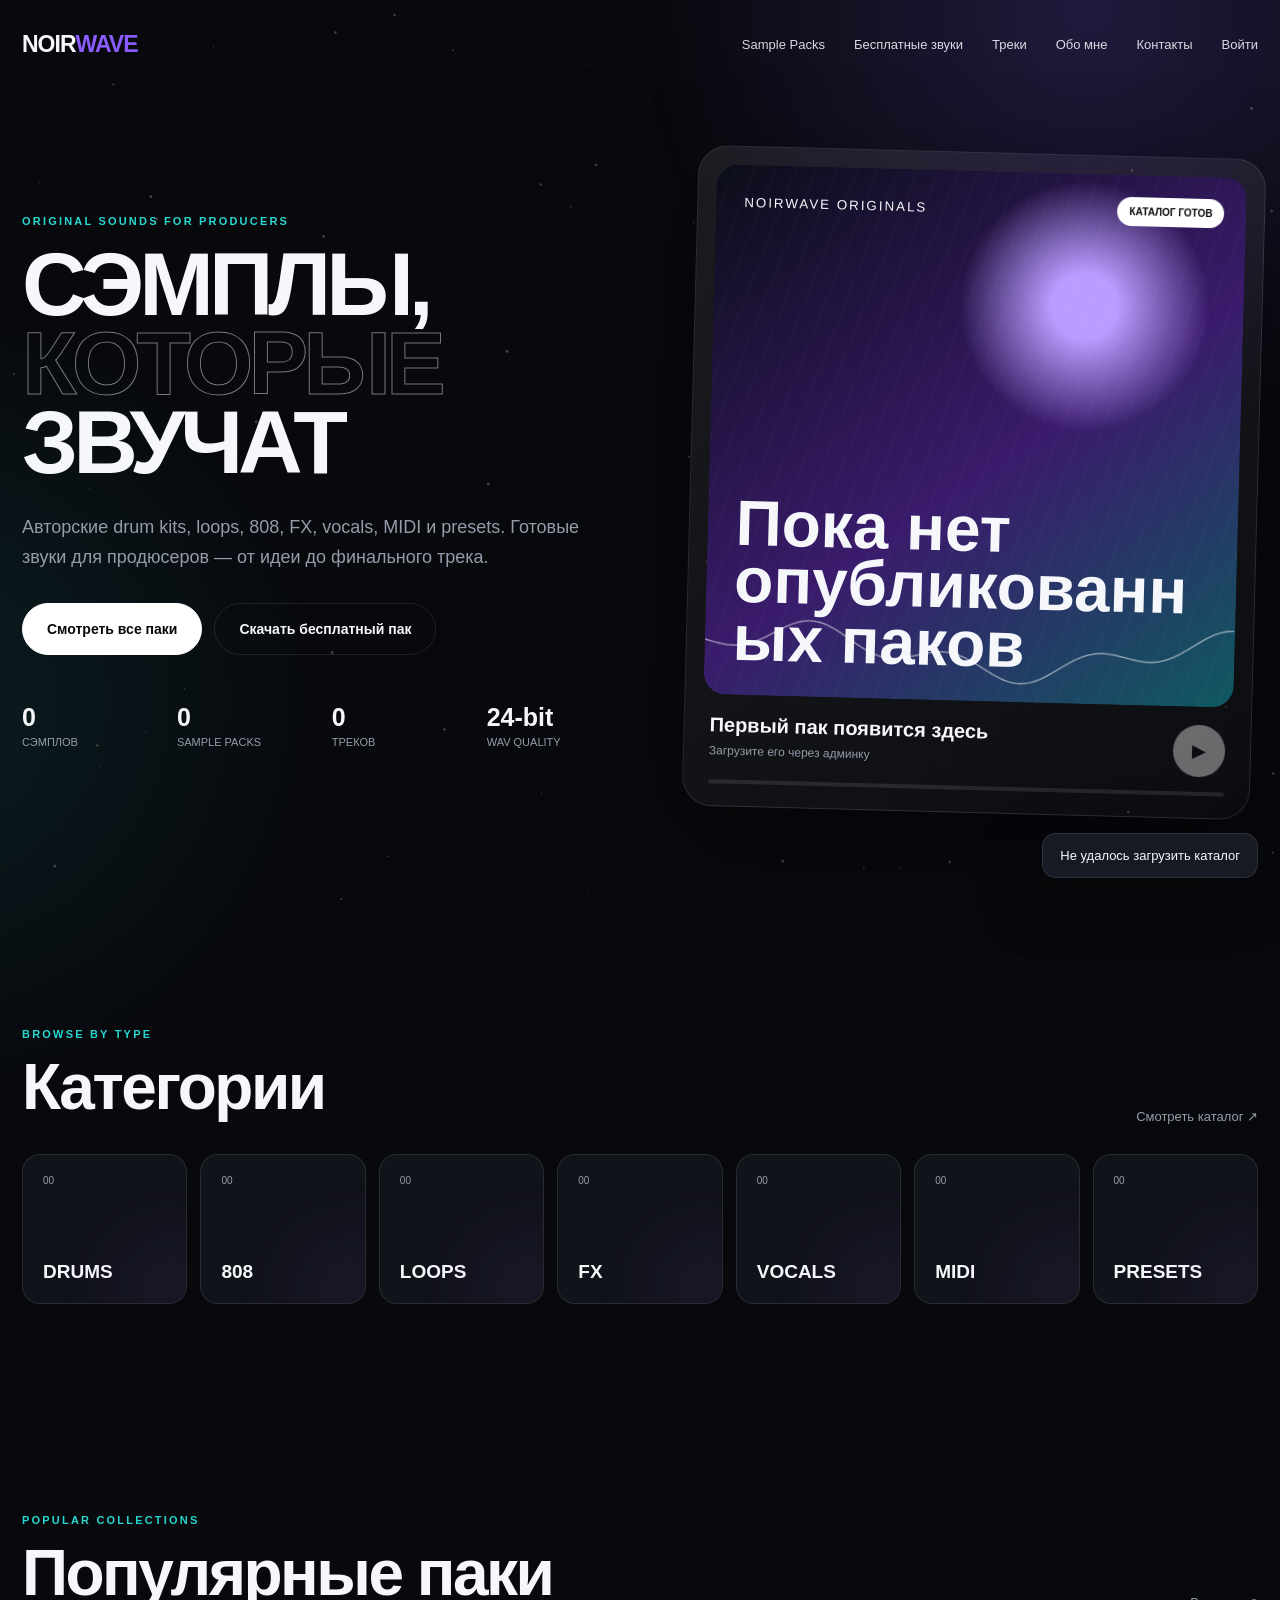
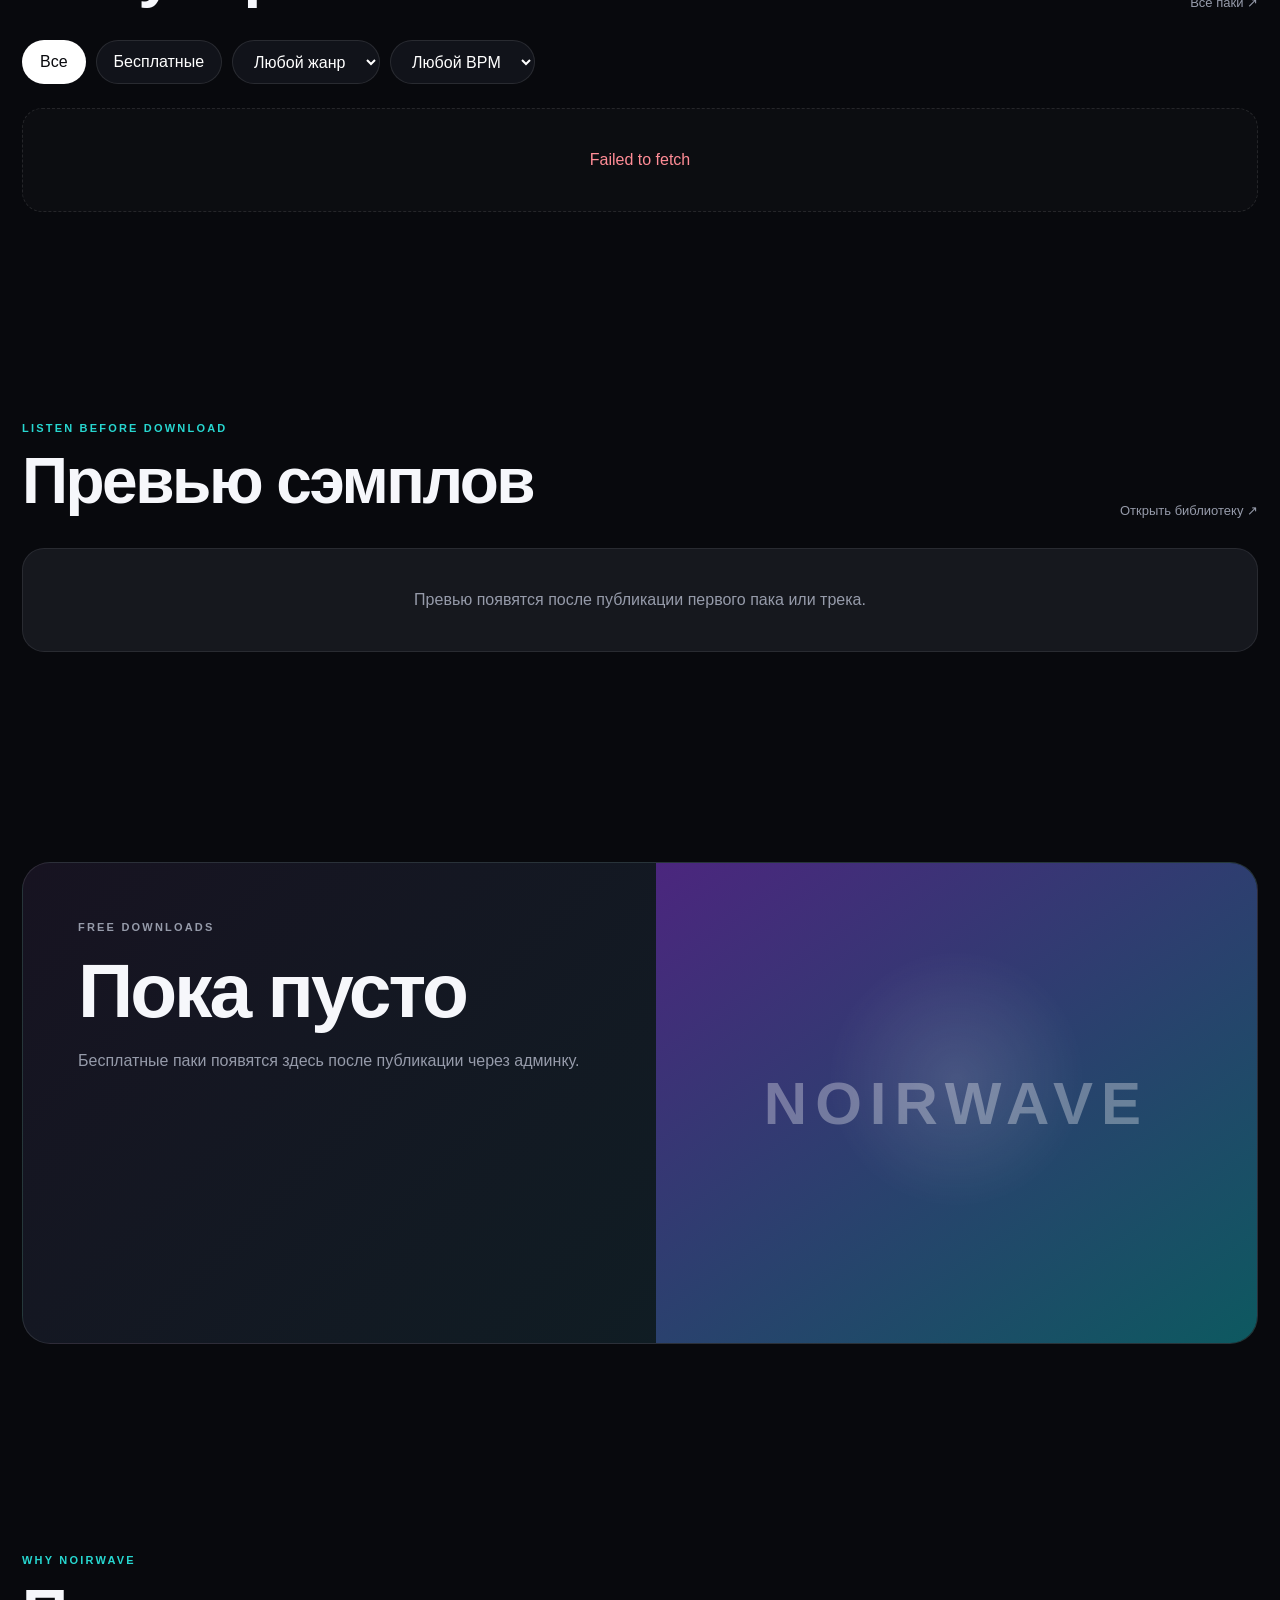
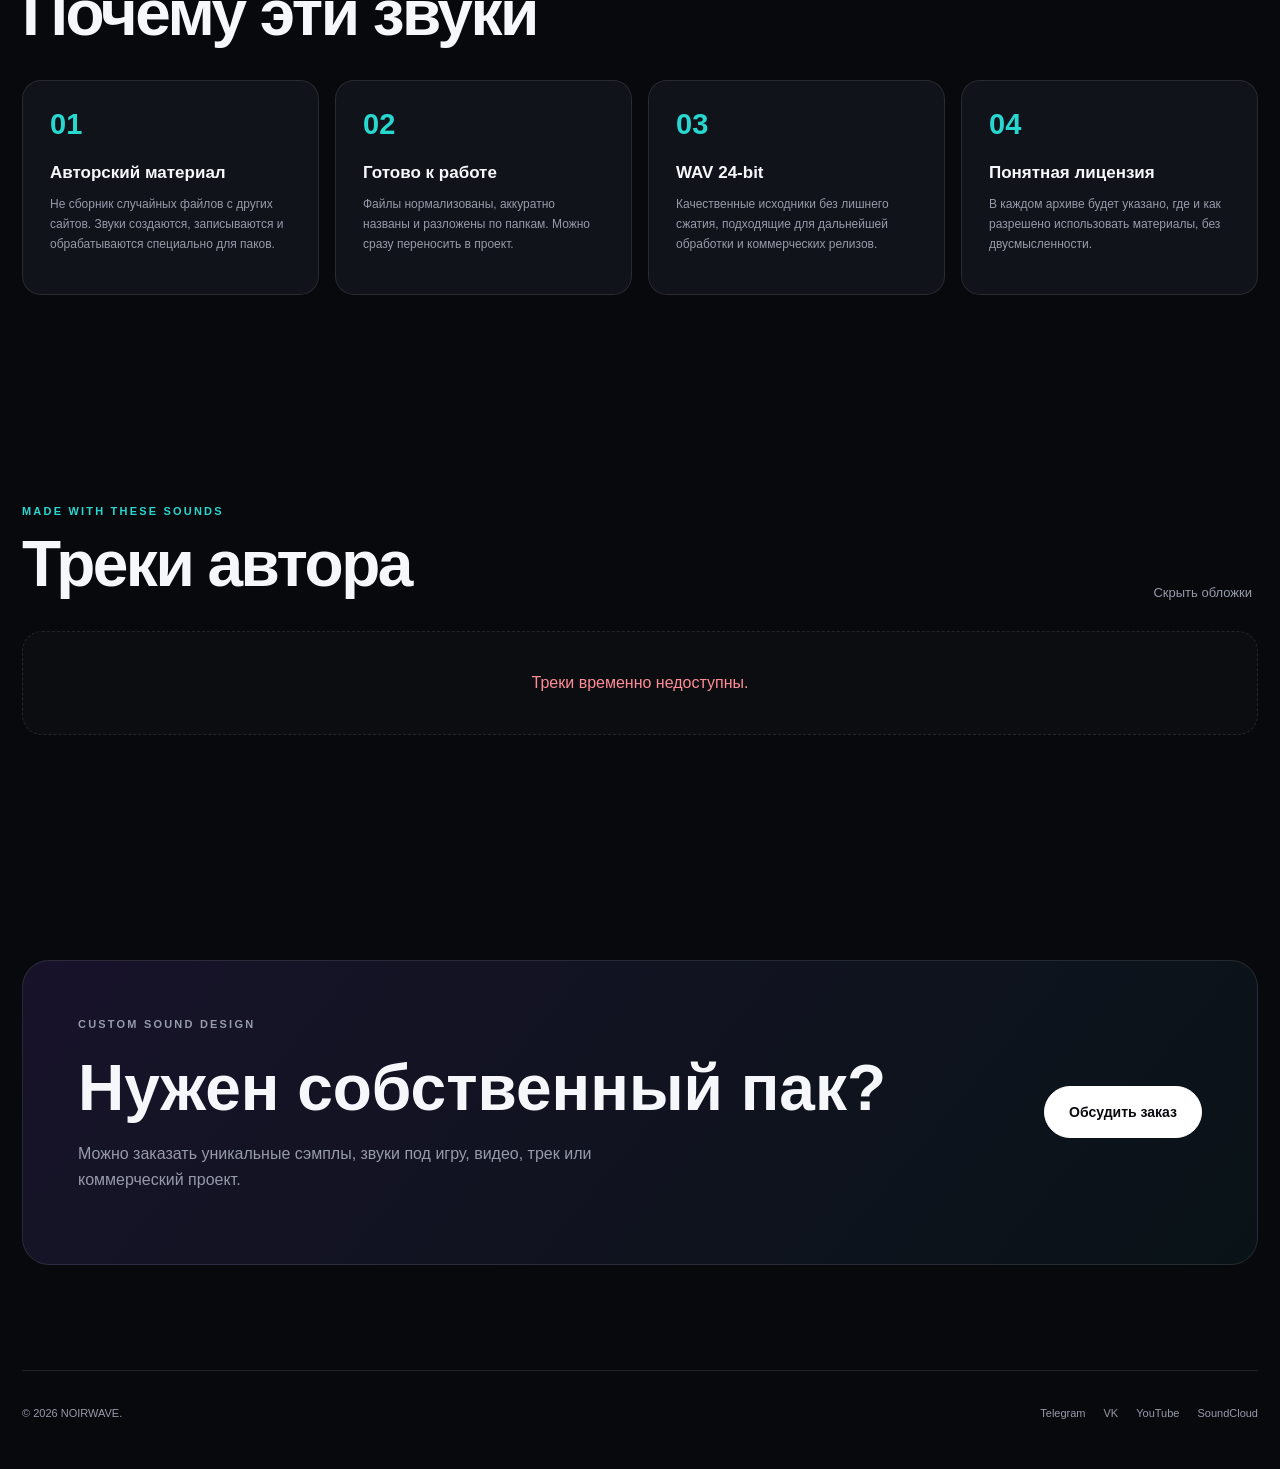
<file: index.html>
<!doctype html>
<html lang="ru">
<head>
<meta charset="utf-8">
<meta name="viewport" content="width=device-width,initial-scale=1">
<meta name="theme-color" content="#08090d">
<title>NOIRWAVE — Sample Packs</title>
<link rel="stylesheet" href="style.css">
</head>
<body>
<canvas id="particles"></canvas><div class="glow"></div>
<div class="wrap">
<header><a class="logo" data-project-brand href="#">NOIR<b>WAVE</b></a><nav id="nav"><a href="#packs">Sample Packs</a><a href="#free">Бесплатные звуки</a><a href="#tracks">Треки</a><a href="#about">Обо мне</a><a href="#contacts">Контакты</a><button class="nav-account" id="accountBtn">Войти</button><a class="admin-nav hidden" id="adminNav" href="admin/">Админка</a></nav><button class="menu" id="menu"><span></span><span></span><span></span></button></header>
<main>
<section class="hero">
<div>
<p class="eyebrow">ORIGINAL SOUNDS FOR PRODUCERS</p>
<h1>СЭМПЛЫ,<br><span>КОТОРЫЕ</span><br>ЗВУЧАТ</h1>
<p class="lead">Авторские drum kits, loops, 808, FX, vocals, MIDI и presets. Готовые звуки для продюсеров — от идеи до финального трека.</p>
<div class="actions"><a class="btn primary" href="#packs">Смотреть все паки</a><a class="btn ghost" href="#free">Скачать бесплатный пак</a></div>
<div class="stats"><div class="stat"><strong id="sampleStat">0</strong><span>СЭМПЛОВ</span></div><div class="stat"><strong id="packStat">0</strong><span>SAMPLE PACKS</span></div><div class="stat"><strong id="trackStat">0</strong><span>ТРЕКОВ</span></div><div class="stat"><strong>24-bit</strong><span>WAV QUALITY</span></div></div>
</div>
<article class="pack-hero" id="featured">
<div class="art"><span class="badge" id="featuredBadge">КАТАЛОГ ГОТОВ</span><small>NOIRWAVE ORIGINALS</small><h2 id="featuredTitle">Пока нет опубликованных паков</h2><canvas class="wave"></canvas></div>
<div class="pack-meta"><div class="pack-meta-row"><div><h3 id="featuredName">Первый пак появится здесь</h3><p id="featuredMeta">Загрузите его через админку</p></div><button class="circle main-play" id="featuredPlay" disabled>▶</button></div><div class="progress"><i></i></div></div>
</article>
</section>

<section class="reveal">
<div class="section-head"><div><p class="eyebrow">BROWSE BY TYPE</p><h2>Категории</h2></div><a class="link" href="#packs">Смотреть каталог ↗</a></div>
<div class="categories"><a class="cat" data-category="drums"><span>00</span><strong>DRUMS</strong></a><a class="cat" data-category="808"><span>00</span><strong>808</strong></a><a class="cat" data-category="loops"><span>00</span><strong>LOOPS</strong></a><a class="cat" data-category="fx"><span>00</span><strong>FX</strong></a><a class="cat" data-category="vocals"><span>00</span><strong>VOCALS</strong></a><a class="cat" data-category="midi"><span>00</span><strong>MIDI</strong></a><a class="cat" data-category="presets"><span>00</span><strong>PRESETS</strong></a></div>
</section>

<section id="packs" class="reveal">
<div class="section-head"><div><p class="eyebrow">POPULAR COLLECTIONS</p><h2>Популярные паки</h2></div><a class="link" href="#">Все паки ↗</a></div>
<div class="filters"><button class="active" data-pack-filter="all">Все</button><button data-pack-filter="free">Бесплатные</button><select id="genreFilter"><option value="">Любой жанр</option><option value="Dark Trap">Dark Trap</option><option value="Ambient">Ambient</option><option value="Lo-Fi">Lo‑Fi</option></select><select id="bpmFilter"><option value="">Любой BPM</option><option value="80-100">80–100</option><option value="100-130">100–130</option><option value="130-160">130–160</option></select></div>
<div class="packs" id="dynamicPacks"><div class="catalog-empty">Загружаем каталог…</div></div>
</section>

<section class="reveal">
<div class="section-head"><div><p class="eyebrow">LISTEN BEFORE DOWNLOAD</p><h2>Превью сэмплов</h2></div><a class="link" href="#">Открыть библиотеку ↗</a></div>
<div class="preview-list" id="dynamicPreviews"><div class="catalog-empty compact">Превью появятся после публикации первого пака или трека.</div></div>
</section>

<section id="free" class="reveal">
<div class="weekly" id="freePack"><div class="weekly-copy"><p class="eyebrow">FREE DOWNLOADS</p><h2>Пока пусто</h2><p>Бесплатные паки появятся здесь после публикации через админку.</p></div><div class="weekly-art weekly-empty"><strong>NOIRWAVE</strong></div></div>
</section>

<section class="reveal" id="about">
<div class="section-head"><div><p class="eyebrow">WHY NOIRWAVE</p><h2>Почему эти звуки</h2></div></div>
<div class="reasons"><div class="reason"><b>01</b><h3>Авторский материал</h3><p>Не сборник случайных файлов с других сайтов. Звуки создаются, записываются и обрабатываются специально для паков.</p></div><div class="reason"><b>02</b><h3>Готово к работе</h3><p>Файлы нормализованы, аккуратно названы и разложены по папкам. Можно сразу переносить в проект.</p></div><div class="reason"><b>03</b><h3>WAV 24-bit</h3><p>Качественные исходники без лишнего сжатия, подходящие для дальнейшей обработки и коммерческих релизов.</p></div><div class="reason"><b>04</b><h3>Понятная лицензия</h3><p>В каждом архиве будет указано, где и как разрешено использовать материалы, без двусмысленности.</p></div></div>
</section>

<section id="tracks" class="reveal">
<div class="section-head"><div><p class="eyebrow">MADE WITH THESE SOUNDS</p><h2>Треки автора</h2></div><button class="link track-view-toggle" id="trackViewToggle" type="button">Скрыть обложки</button></div>
<div class="tracks" id="dynamicTracks"><div class="catalog-empty">Загружаем треки…</div></div>
</section>

<section id="contacts" class="reveal"><div class="contact"><div><p class="eyebrow">CUSTOM SOUND DESIGN</p><h2>Нужен собственный пак?</h2><p>Можно заказать уникальные сэмплы, звуки под игру, видео, трек или коммерческий проект.</p></div><a class="btn primary" id="contactEmailLink" href="#contacts">Обсудить заказ</a></div></section>
</main>
<footer><span id="footerCopyright">© 2026 NOIRWAVE.</span><div class="socials"><a href="#">Telegram</a><a href="#">VK</a><a href="#">YouTube</a><a href="#">SoundCloud</a></div></footer>
</div>

<div class="global-player hidden" id="globalPlayer">
  <div class="global-player-cover" id="globalPlayerCover"></div>
  <div class="global-player-info">
    <strong id="globalPlayerTitle">Название трека</strong>
    <span id="globalPlayerArtist">NOIRWAVE</span>
  </div>
  <div class="global-player-main">
    <div class="global-player-controls">
      <button id="globalPrev" type="button" aria-label="Предыдущий трек">⏮</button>
      <button class="global-play" id="globalPlay" type="button" aria-label="Воспроизвести">▶</button>
      <button id="globalNext" type="button" aria-label="Следующий трек">⏭</button>
    </div>
    <div class="global-player-timeline">
      <span id="globalCurrentTime">0:00</span>
      <input id="globalSeek" type="range" min="0" max="1000" value="0" aria-label="Позиция трека">
      <span id="globalDuration">0:00</span>
    </div>
  </div>
  <div class="global-player-volume">
    <button id="globalMute" type="button" aria-label="Выключить звук">🔊</button>
    <input id="globalVolume" type="range" min="0" max="1" step="0.01" value="0.8" aria-label="Громкость">
  </div>
  <button class="global-download" id="globalDownload" type="button" title="Скачать">
    <b>↓</b><span id="globalDownloadCount">0</span>
  </button>
  <button class="global-close" id="globalClose" type="button" aria-label="Закрыть плеер">×</button>
</div>

<div class="auth-modal hidden" id="authModal">
  <div class="auth-card">
    <button class="auth-close" id="authClose" aria-label="Закрыть">×</button>
    <a class="logo" data-project-brand href="#">NOIR<b>WAVE</b></a>

    <div class="auth-guest" id="authGuestView">
      <p class="eyebrow">ACCOUNT</p>
      <h2>Вход и регистрация</h2>
      <p>Первый вход через Google автоматически создаст аккаунт. Сайт можно смотреть без входа, но скачивание доступно только зарегистрированным пользователям.</p>

      <div class="google-button-wrap">
        <div id="googleSignInButton"></div>
      </div>

      <p class="auth-note">Регистрацию по обычной почте добавим позднее, когда подключим собственный домен и письма с кодами подтверждения.</p>
      <span class="auth-message" id="authMessage"></span>
    </div>

    <div class="account-view hidden" id="accountView">
      <div class="account-head">
        <img class="account-avatar hidden" id="accountAvatar" alt="">
        <div>
          <p class="eyebrow">YOUR ACCOUNT</p>
          <h2 id="accountName">Пользователь</h2>
        </div>
      </div>
      <p id="accountEmail"></p>
      <p class="role-badge" id="accountRole">USER</p>
      <a class="btn primary hidden" id="accountAdminLink" href="admin/">Открыть админку</a>
      <button class="btn ghost" id="logoutPublic" type="button">Выйти</button>
    </div>
  </div>
</div>

<div class="toast hidden" id="toast"></div>

<script src="https://accounts.google.com/gsi/client" async defer></script>
<script src="config.js"></script>
<script src="script.js"></script>
</body></html>
</file>
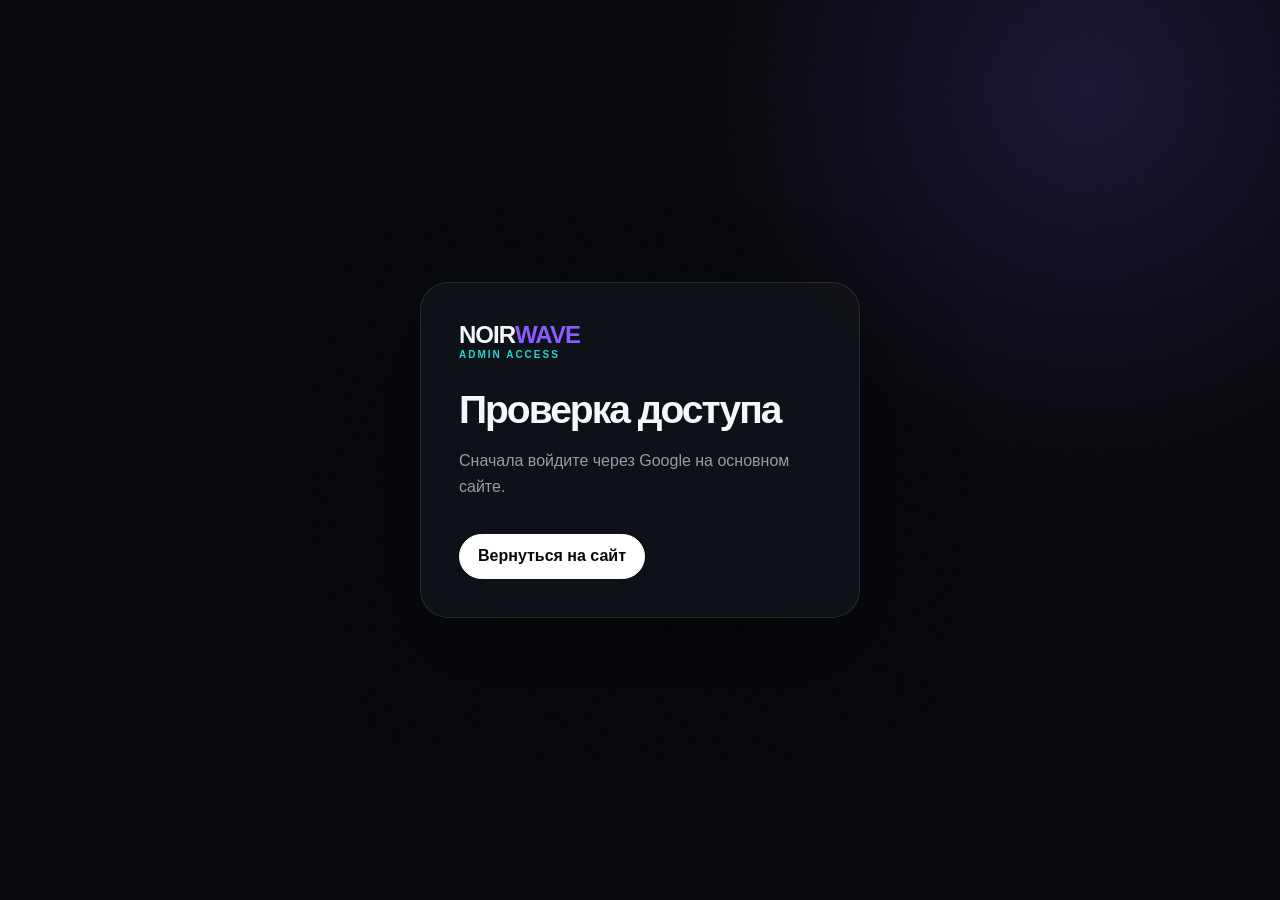
<file: admin/index.html>
<!doctype html>
<html lang="ru">
<head>
  <meta charset="utf-8">
  <meta name="viewport" content="width=device-width,initial-scale=1">
  <meta name="theme-color" content="#08090d">
  <title>NOIRWAVE Admin</title>
  <link rel="stylesheet" href="admin.css">
</head>
<body>
  <div class="noise"></div>

  <section class="access-screen" id="accessScreen"><div class="login-card"><a class="brand" href="../index.html">NOIR<b>WAVE</b></a><p class="eyebrow">ADMIN ACCESS</p><h1>Проверка доступа</h1><p class="muted" id="accessMessage">Проверяем ваш аккаунт…</p><a class="primary access-link" href="../index.html">Вернуться на сайт</a></div></section>

<div class="app hidden" id="app">
    <aside class="sidebar" id="sidebar">
      <div>
        <a class="brand" href="../index.html">NOIR<b>WAVE</b></a>
        <span class="admin-label">ADMIN</span>
      </div>

      <nav>
        <button class="nav-item active" data-view="dashboard">⌂ <span>Главная</span></button>
        <button class="nav-item" data-view="packs">◫ <span>Sample Packs</span></button>
        <button class="nav-item" data-view="tracks">♪ <span>Треки</span></button><button class="nav-item owner-only" data-view="users">♙ <span>Пользователи</span></button>
        <button class="nav-item" data-view="settings">⚙ <span>Настройки</span></button>
      </nav>

      <div class="sidebar-bottom">
        <a href="../index.html" target="_blank">Открыть сайт ↗</a>
        <button id="logoutBtn">Выйти</button>
      </div>
    </aside>

    <main class="content">
      <header class="topbar">
        <button class="menu-btn" id="menuBtn">☰</button>
        <div>
          <p class="eyebrow">NOIRWAVE STUDIO</p>
          <h2 id="viewTitle">Панель управления</h2>
        </div>
        <div class="user-chip"><span class="user-chip-dot"></span><b id="adminUserName">Проверка…</b><span class="user-chip-separator">·</span><span id="adminUserRole">—</span></div>
      </header>

      <section class="view active" id="dashboardView">
        <div class="stats-grid">
          <article><span>Sample Packs</span><strong id="packCount">0</strong><small>опубликовано</small></article>
          <article><span>Треки</span><strong id="trackCount">0</strong><small>опубликовано</small></article>
          <article><span>Статус</span><strong class="status-ok">ONLINE</strong><small>Cloudflare Pages</small></article>
        </div>

        <div class="panel-grid">
          <article class="panel">
            <div class="panel-head"><div><p class="eyebrow">QUICK ACTIONS</p><h3>Быстрое добавление</h3></div></div>
            <div class="quick-actions">
              <button data-open="packModal">+ Новый Sample Pack</button>
              <button data-open="trackModal">+ Новый трек</button>
            </div>
          </article>

          <article class="panel">
            <div class="panel-head"><div><p class="eyebrow">LIVE STORAGE</p><h3>Что подключено</h3></div></div>
            <ul class="check-list">
              <li>Общие материалы для всех администраторов</li>
              <li>Файлы в закрытом Backblaze B2</li>
              <li>Карточки и счётчики в Cloudflare D1</li>
              <li>Скачивание только после входа</li>
            </ul>
            <p class="note"><span class="storage-dot" id="storageDot"></span><span id="storageStatus">Проверяем подключение B2…</span></p>
          </article>
        </div>

        <article class="panel recent">
          <div class="panel-head"><div><p class="eyebrow">RECENT CONTENT</p><h3>Последние материалы</h3></div></div>
          <div id="recentContent" class="empty-state">Пока ничего не добавлено.</div>
        </article>
      </section>

      <section class="view" id="packsView">
        <div class="view-head">
          <div><p class="eyebrow">SAMPLE PACKS</p><h3>Управление паками</h3></div>
          <button class="primary" data-open="packModal">+ Добавить пак</button>
        </div>
        <div id="packsTable" class="content-list"></div>
      </section>

      <section class="view" id="tracksView">
        <div class="view-head">
          <div><p class="eyebrow">TRACKS</p><h3>Управление треками</h3></div>
          <button class="primary" data-open="trackModal">+ Добавить трек</button>
        </div>
        <div id="tracksTable" class="content-list"></div>
      </section>


      <section class="view" id="usersView">
        <div class="view-head">
          <div>
            <p class="eyebrow">ACCESS CONTROL</p>
            <h3>Пользователи и роли</h3>
          </div>
          <button class="ghost" id="refreshUsersBtn" type="button">Обновить</button>
        </div>

        <article class="panel">
          <div class="users-summary">
            <div><span>Всего аккаунтов</span><strong id="usersCount">—</strong></div>
            <p>Новые аккаунты получают роль <b>user</b>. Только владелец может выдать или забрать роль <b>admin</b>. Роль <b>owner</b> изменить нельзя.</p>
          </div>
          <div id="usersTable" class="content-list">
            <div class="empty-state">Загружаем пользователей из D1…</div>
          </div>
        </article>
      </section>

      <section class="view" id="settingsView">
        <div class="panel settings-panel">
          <p class="eyebrow">SETTINGS</p>
          <h3>Настройки проекта</h3>
          <form id="settingsForm" class="settings-form">
            <label>Название проекта<input id="settingsProjectName" value="NOIRWAVE" required></label>
            <label>Контактный email<input id="settingsContactEmail" type="email" placeholder="mail@example.com"></label>
            <label>Валюта<select id="settingsCurrency"><option value="EUR">EUR (€)</option><option value="USD">USD ($)</option><option value="RUB">RUB (₽)</option></select></label>
            <button class="primary" id="saveSettingsBtn" type="submit">Сохранить настройки</button>
          </form>
          <button class="ghost" id="storageSetupBtn" type="button">Проверить B2 и настроить загрузку</button>
          <p class="note" id="settingsStatus">Настройки сохраняются в Cloudflare D1 и одинаковы для всех администраторов.</p>
          <p class="note">Кнопка B2 безопасно настраивает доступ браузера к загрузке только с вашего сайта. Секретный ключ остаётся внутри Worker.</p>
        </div>
      </section>
    </main>
  </div>

  <div class="modal hidden" id="packModal">
    <div class="modal-card">
      <button class="close" data-close>×</button>
      <p class="eyebrow">NEW SAMPLE PACK</p>
      <h2 id="packModalTitle">Добавить Sample Pack</h2>
      <form id="packForm">
        <input type="hidden" id="packId">
        <div class="form-grid">
          <label>Название<input id="packTitle" required placeholder="Название пака"></label>
          <label>Цена<input id="packPrice" placeholder="FREE или €9"></label>
          <label>Жанр<input id="packGenre" placeholder="Dark Trap"></label>
          <label>BPM<input id="packBpm" placeholder="140"></label>
          <label>Тональность<input id="packKey" placeholder="C minor"></label>
          <label>Количество файлов<input id="packFiles" placeholder="96"></label>
          <label class="full">Описание<textarea id="packDescription" rows="4" placeholder="Краткое описание пака"></textarea></label>
          <label>Обложка<input id="packCover" type="file" accept="image/*"></label>
          <label>MP3-превью<input id="packPreview" type="file" accept="audio/*"></label>
          <label class="full">ZIP-архив<input id="packZip" type="file" accept=".zip,.rar,.7z"></label>
        </div>
        <div class="preview-card" id="packCoverPreview"><span>Предпросмотр обложки</span></div>
        <div class="upload-state hidden" id="packUploadState"><span></span><div><i></i></div></div>
        <div class="form-actions">
          <button type="button" class="ghost" data-close>Отмена</button>
          <button class="primary" type="submit">Опубликовать</button>
        </div>
      </form>
    </div>
  </div>

  <div class="modal hidden" id="trackModal">
    <div class="modal-card">
      <button class="close" data-close>×</button>
      <p class="eyebrow">NEW TRACK</p>
      <h2 id="trackModalTitle">Добавить трек</h2>
      <form id="trackForm">
        <input type="hidden" id="trackId">
        <div class="form-grid">
          <label>Название<input id="trackTitle" required placeholder="Название трека"></label>
          <label>Исполнитель<input id="trackArtist" placeholder="NOIRWAVE"></label>
          <label>Жанр<input id="trackGenre" placeholder="Dark Electronic"></label>
          <label>BPM<input id="trackBpm" placeholder="128"></label>
          <label class="full">Описание<textarea id="trackDescription" rows="4" placeholder="Описание трека"></textarea></label>
          <label>Обложка<input id="trackCover" type="file" accept="image/*"></label>
          <label>MP3-файл<input id="trackAudio" type="file" accept="audio/*"></label>
        </div>
        <div class="preview-card" id="trackCoverPreview"><span>Предпросмотр обложки</span></div>
        <div class="upload-state hidden" id="trackUploadState"><span></span><div><i></i></div></div>
        <div class="form-actions">
          <button type="button" class="ghost" data-close>Отмена</button>
          <button class="primary" type="submit">Опубликовать</button>
        </div>
      </form>
    </div>
  </div>

  <div class="admin-toast hidden" id="adminToast"></div>

  <script src="../config.js"></script>
  <script src="admin.js"></script>
</body>
</html>
</file>
<file: style.css>
:root{--bg:#08090d;--card:#11131a;--card2:#171a22;--text:#f6f7fb;--muted:#969baa;--line:rgba(255,255,255,.1);--accent:#8a5cff;--accent2:#27d7d0}
*{box-sizing:border-box}html{scroll-behavior:smooth}body{margin:0;background:var(--bg);color:var(--text);font-family:Inter,-apple-system,BlinkMacSystemFont,"Segoe UI",sans-serif;overflow-x:hidden}a{color:inherit;text-decoration:none}button,input,select{font:inherit}.wrap{width:min(1380px,calc(100% - 44px));margin:auto}
#particles{position:fixed;inset:0;z-index:-3}.glow{position:fixed;inset:-20%;z-index:-4;background:radial-gradient(circle at 75% 15%,rgba(138,92,255,.2),transparent 26%),radial-gradient(circle at 10% 70%,rgba(39,215,208,.1),transparent 22%);animation:drift 14s ease-in-out infinite alternate}@keyframes drift{to{transform:translate(-3%,4%) scale(1.08)}}
header{height:88px;display:flex;align-items:center;justify-content:space-between;position:relative;z-index:20}.logo{font-weight:900;font-size:23px;letter-spacing:-1px}.logo b{color:var(--accent)}nav{display:flex;gap:29px;font-size:13px;color:#d8dae2}nav a:hover{color:var(--accent2)}.menu{display:none;background:none;border:0}.menu span{display:block;width:24px;height:2px;background:#fff;margin:5px}
.hero{min-height:760px;display:grid;grid-template-columns:1.03fr .97fr;gap:64px;align-items:center;padding:64px 0 110px}.eyebrow{font-size:11px;letter-spacing:2.2px;font-weight:800;color:var(--accent2);margin:0 0 18px}.hero h1{font-size:clamp(55px,7vw,108px);line-height:.88;letter-spacing:-5px;margin:0;font-weight:900}.hero h1 span{color:transparent;-webkit-text-stroke:1px rgba(255,255,255,.45)}.lead{font-size:18px;line-height:1.7;color:var(--muted);max-width:620px;margin:30px 0}.actions{display:flex;gap:12px;flex-wrap:wrap}.btn{min-height:52px;padding:0 24px;border-radius:999px;display:inline-flex;align-items:center;justify-content:center;font-size:14px;font-weight:800;border:1px solid var(--line);transition:.25s;cursor:pointer}.primary{background:#fff;color:#08090d;border-color:#fff}.primary:hover{background:var(--accent2);border-color:var(--accent2);transform:translateY(-2px)}.ghost:hover{border-color:var(--accent);color:var(--accent)}.stats{display:grid;grid-template-columns:repeat(4,1fr);gap:16px;margin-top:48px}.stat strong{display:block;font-size:25px}.stat span{font-size:11px;color:var(--muted)}
.pack-hero{border:1px solid var(--line);border-radius:30px;padding:18px;background:linear-gradient(145deg,rgba(255,255,255,.08),rgba(255,255,255,.02));box-shadow:0 30px 100px rgba(0,0,0,.42);transform:rotate(1.5deg);transition:.35s}.pack-hero:hover{transform:none translateY(-5px)}.art{aspect-ratio:1/1;border-radius:22px;padding:28px;position:relative;overflow:hidden;background:radial-gradient(circle at 70% 25%,#b99cff 0 6%,transparent 23%),linear-gradient(145deg,#0b0d18,#3a1b6c 55%,#0f5960)}.art:after{content:"";position:absolute;inset:0;background:repeating-linear-gradient(110deg,transparent 0 17px,rgba(255,255,255,.025) 18px 19px)}.art small{letter-spacing:2px;position:relative;z-index:2}.art h2{font-size:clamp(34px,5vw,66px);line-height:.9;position:absolute;left:28px;bottom:28px;z-index:2;margin:0;max-width:80%}.badge{position:absolute;right:22px;top:22px;border-radius:999px;background:#fff;color:#08090d;padding:9px 12px;font-size:10px;font-weight:900;z-index:3}.wave{position:absolute;left:0;right:0;bottom:0;height:95px;width:100%;z-index:3;opacity:.8}.pack-meta{padding:18px 7px 4px}.pack-meta-row{display:flex;align-items:center;justify-content:space-between;gap:16px}.pack-meta h3{margin:0;font-size:20px}.pack-meta p{color:var(--muted);font-size:12px;margin:7px 0}.circle{width:52px;height:52px;border-radius:50%;border:0;background:#fff;color:#08090d;font-size:18px;cursor:pointer}.progress{height:4px;border-radius:999px;background:rgba(255,255,255,.1);overflow:hidden;margin-top:15px}.progress i{display:block;height:100%;width:0;background:linear-gradient(90deg,var(--accent),var(--accent2))}
section{padding:105px 0}.section-head{display:flex;justify-content:space-between;align-items:end;gap:25px;margin-bottom:30px}.section-head h2{font-size:clamp(35px,5vw,64px);letter-spacing:-2.5px;margin:0}.section-head p{margin:0 0 10px}.link{font-size:13px;color:var(--muted)}.link:hover{color:#fff}
.categories{display:grid;grid-template-columns:repeat(7,1fr);gap:13px}.cat{min-height:150px;padding:20px;border:1px solid var(--line);border-radius:18px;background:var(--card);display:flex;flex-direction:column;justify-content:space-between;position:relative;overflow:hidden;transition:.3s}.cat:after{content:"";position:absolute;width:100px;height:100px;border-radius:50%;background:var(--accent);filter:blur(42px);opacity:.1;right:-35px;bottom:-35px}.cat:hover{transform:translateY(-5px);border-color:rgba(138,92,255,.65)}.cat span{font-size:10px;color:var(--muted)}.cat strong{font-size:19px}
.filters{display:flex;gap:10px;flex-wrap:wrap;margin-bottom:24px}.filters select,.filters button{height:44px;border:1px solid var(--line);background:var(--card);color:#fff;border-radius:999px;padding:0 17px}.filters button{cursor:pointer}.filters .active{background:#fff;color:#08090d}
.packs{display:grid;grid-template-columns:repeat(3,1fr);gap:18px}.pack{border:1px solid var(--line);border-radius:22px;background:var(--card);overflow:hidden;transition:.3s}.pack:hover{transform:translateY(-6px);border-color:rgba(138,92,255,.55)}.pack-cover{aspect-ratio:1.25/1;padding:22px;position:relative;display:flex;align-items:end;background:linear-gradient(145deg,#191126,#7244aa)}.pack:nth-child(2) .pack-cover{background:linear-gradient(145deg,#0a2730,#157b85)}.pack:nth-child(3) .pack-cover{background:linear-gradient(145deg,#27100e,#b95c42)}.pack:nth-child(4) .pack-cover{background:linear-gradient(145deg,#101b34,#4169bd)}.pack:nth-child(5) .pack-cover{background:linear-gradient(145deg,#23102a,#a7419c)}.pack:nth-child(6) .pack-cover{background:linear-gradient(145deg,#17220d,#6b9a38)}.pack-cover h3{font-size:28px;line-height:.95;margin:0;max-width:70%}.price{position:absolute;right:18px;top:18px;border-radius:999px;background:rgba(0,0,0,.38);backdrop-filter:blur(8px);padding:8px 11px;font-size:10px}.pack-body{padding:18px}.pack-tags{display:flex;gap:7px;flex-wrap:wrap}.tag{font-size:10px;border:1px solid var(--line);border-radius:999px;padding:7px 9px;color:#c6c9d2}.pack-info{display:flex;justify-content:space-between;margin:16px 0;color:var(--muted);font-size:11px}.pack-actions{display:flex;gap:8px}.pack-actions button{flex:1;height:43px;border-radius:999px;border:1px solid var(--line);background:transparent;color:#fff;cursor:pointer}.pack-actions .download{background:#fff;color:#08090d;border-color:#fff;font-weight:800}
.preview-list{border:1px solid var(--line);border-radius:22px;overflow:hidden;background:var(--card)}.preview{display:grid;grid-template-columns:44px 1.2fr .75fr .55fr 90px;gap:15px;align-items:center;padding:14px 18px;border-bottom:1px solid var(--line)}.preview:last-child{border-bottom:0}.play{width:38px;height:38px;border-radius:50%;border:1px solid var(--line);background:transparent;color:#fff;cursor:pointer}.preview strong{font-size:13px}.preview span{font-size:11px;color:var(--muted)}.mini-wave{height:32px;display:flex;align-items:center;gap:3px}.mini-wave i{display:block;width:3px;border-radius:4px;background:rgba(255,255,255,.45)}
.weekly{display:grid;grid-template-columns:1fr .95fr;gap:0;border:1px solid var(--line);border-radius:28px;overflow:hidden;background:linear-gradient(135deg,#171321,#0c2225)}.weekly-copy{padding:55px}.weekly h2{font-size:clamp(42px,6vw,78px);line-height:.92;margin:0 0 23px;letter-spacing:-3px}.weekly p{color:var(--muted);line-height:1.65}.weekly-art{min-height:480px;background:radial-gradient(circle at 50% 45%,rgba(255,255,255,.12),transparent 32%),linear-gradient(145deg,#4b267e,#0d5960);display:grid;place-items:center}.box3d{width:260px;height:300px;border:1px solid rgba(255,255,255,.3);box-shadow:40px 45px 70px rgba(0,0,0,.35);transform:rotate(-7deg);padding:28px;display:flex;align-items:end;background:linear-gradient(145deg,rgba(255,255,255,.1),rgba(0,0,0,.25))}.box3d strong{font-size:45px;line-height:.9}
.reasons{display:grid;grid-template-columns:repeat(4,1fr);gap:16px}.reason{padding:27px;border:1px solid var(--line);border-radius:19px;background:var(--card)}.reason b{font-size:29px;color:var(--accent2)}.reason h3{font-size:17px;margin:22px 0 9px}.reason p{font-size:12px;line-height:1.65;color:var(--muted)}
.tracks{display:grid;grid-auto-flow:column;grid-auto-columns:minmax(240px,1fr);gap:15px;overflow-x:auto;scroll-snap-type:x mandatory;scrollbar-width:none;padding-bottom:15px}.tracks::-webkit-scrollbar{display:none}.track{scroll-snap-align:start}.track-cover{aspect-ratio:1/1;border-radius:19px;background:linear-gradient(145deg,#18213e,#6642a5);position:relative}.track:nth-child(2) .track-cover{background:linear-gradient(145deg,#132827,#2d9088)}.track:nth-child(3) .track-cover{background:linear-gradient(145deg,#31140f,#a35438)}.track:nth-child(4) .track-cover{background:linear-gradient(145deg,#171f35,#4969ad)}.track h3{font-size:16px;margin:13px 0 4px}.track p{font-size:11px;color:var(--muted);margin:0}
.contact{padding:55px;border:1px solid var(--line);border-radius:27px;background:linear-gradient(130deg,rgba(138,92,255,.12),rgba(39,215,208,.05));display:flex;align-items:center;justify-content:space-between;gap:40px}.contact h2{font-size:clamp(36px,5vw,68px);margin:0}.contact p{color:var(--muted);max-width:620px;line-height:1.6}footer{padding:36px 0 50px;border-top:1px solid var(--line);display:flex;justify-content:space-between;color:var(--muted);font-size:11px}.socials{display:flex;gap:18px}
.reveal{opacity:0;transform:translateY(24px);transition:.7s}.reveal.show{opacity:1;transform:none}
@media(max-width:1100px){.hero{grid-template-columns:1fr;padding-top:45px}.pack-hero{max-width:690px}.categories{grid-template-columns:repeat(4,1fr)}.packs{grid-template-columns:repeat(2,1fr)}.reasons{grid-template-columns:repeat(2,1fr)}.weekly{grid-template-columns:1fr}.weekly-art{min-height:380px}}
@media(max-width:760px){.wrap{width:min(100% - 28px,1380px)}header{height:74px}nav{display:none;position:absolute;top:70px;left:0;right:0;background:#11131a;border:1px solid var(--line);border-radius:16px;padding:18px;flex-direction:column}nav.open{display:flex}.menu{display:block}.hero{min-height:auto;padding:50px 0 80px;gap:45px}.hero h1{letter-spacing:-3px}.lead{font-size:16px}.stats{grid-template-columns:1fr 1fr}.categories{grid-template-columns:1fr 1fr}.packs{grid-template-columns:1fr}.preview{grid-template-columns:40px 1fr 80px}.preview .hide-mobile{display:none}.weekly-copy{padding:34px}.weekly-art{min-height:320px}.reasons{grid-template-columns:1fr}.contact{padding:33px;align-items:flex-start;flex-direction:column}.section-head{align-items:flex-start;flex-direction:column}section{padding:75px 0}.tracks{grid-auto-columns:78%}footer{flex-direction:column;gap:18px}.box3d{width:210px;height:245px}.box3d strong{font-size:36px}}

.pack-actions button:disabled,.btn:disabled,.circle:disabled{opacity:.38;cursor:not-allowed}.catalog-empty{grid-column:1/-1;border:1px dashed var(--line);border-radius:20px;padding:42px 24px;text-align:center;color:var(--muted);background:rgba(255,255,255,.02)}.catalog-empty.compact{border:0;border-radius:0}.catalog-empty.error{color:#ff8c96}.featured-empty .art{background:linear-gradient(145deg,#15121d,#10272a)}#featuredTitle{max-width:90%;overflow-wrap:anywhere}.track-cover{display:grid;place-items:center}.track-play{width:54px;height:54px;border-radius:50%;border:1px solid rgba(255,255,255,.35);background:rgba(5,6,10,.55);backdrop-filter:blur(8px);color:#fff;font-size:18px;opacity:0;transform:scale(.9);transition:.25s}.track:hover .track-play,.track-play.playing{opacity:1;transform:scale(1)}.track small{display:block;margin-top:7px;color:var(--muted);font-size:10px}.weekly-empty{color:rgba(255,255,255,.32);font-size:clamp(26px,5vw,60px);font-weight:900;letter-spacing:8px}.playing{border-color:var(--accent2)!important}.locked::after{content:" · вход";font-size:9px}.btn{cursor:pointer}

.track-view-toggle{border:0;background:none;cursor:pointer}.tracks{grid-auto-columns:minmax(320px,1fr)}.track-card{border:1px solid var(--line);border-radius:21px;overflow:hidden;background:var(--card);transition:border-color .25s,transform .25s}.track-card:hover{border-color:rgba(138,92,255,.55);transform:translateY(-3px)}.track-card .track-cover{border-radius:0;background-color:#141720}.track-player{padding:15px 16px 16px}.track-player-head{display:grid;grid-template-columns:43px minmax(0,1fr) auto;align-items:center;gap:11px}.track-player .track-play{width:41px;height:41px;opacity:1;transform:none;background:rgba(138,92,255,.18);border-color:rgba(138,92,255,.5);font-size:13px}.track-player .track-play.playing{background:rgba(39,215,208,.16);border-color:var(--accent2)}.track-title{min-width:0}.track-title h3{margin:0 0 4px;white-space:nowrap;overflow:hidden;text-overflow:ellipsis;font-size:15px}.track-title p{margin:0;white-space:nowrap;overflow:hidden;text-overflow:ellipsis;font-size:10px;color:var(--muted)}.track-download{height:38px;min-width:54px;border:1px solid var(--line);border-radius:999px;background:transparent;color:#fff;display:inline-flex;align-items:center;justify-content:center;gap:6px}.track-download b{font-size:17px}.track-download span{font-size:10px;color:var(--muted)}.track-download:hover{border-color:var(--accent2)}.track-download.locked::after{display:none}.track-timeline{display:grid;grid-template-columns:34px 1fr 34px;align-items:center;gap:8px;margin-top:14px}.track-timeline span{font-size:9px;color:var(--muted);font-variant-numeric:tabular-nums}.track-timeline span:last-child{text-align:right}.track-timeline input,.track-player-foot input{appearance:none;height:4px;border:0;border-radius:999px;padding:0;background:rgba(255,255,255,.13);cursor:pointer}.track-timeline input::-webkit-slider-thumb,.track-player-foot input::-webkit-slider-thumb{appearance:none;width:11px;height:11px;border-radius:50%;background:#fff;box-shadow:0 0 0 3px rgba(138,92,255,.28)}.track-timeline input::-moz-range-thumb,.track-player-foot input::-moz-range-thumb{width:11px;height:11px;border:0;border-radius:50%;background:#fff}.track-player-foot{display:grid;grid-template-columns:24px 70px 1fr auto;align-items:center;gap:8px;margin-top:11px}.track-player-foot button{border:0;background:none;color:#fff;padding:0;font-size:13px}.track-player-foot span{font-size:9px;color:var(--muted);text-align:right}.tracks.covers-hidden{display:grid;grid-auto-flow:row;grid-template-columns:repeat(auto-fit,minmax(340px,1fr));grid-auto-columns:auto;overflow:visible}.tracks.covers-hidden .track-cover{display:none}.tracks.covers-hidden .track-card{scroll-snap-align:none}.tracks.covers-hidden .track-player{padding:18px}.tracks.covers-hidden .track-card:hover{transform:none}

@media(max-width:760px){.tracks{grid-auto-columns:90%}.track-player-foot{grid-template-columns:24px 60px 1fr}.track-player-foot span:last-child{display:none}.tracks.covers-hidden{grid-template-columns:1fr}.track-card .track-play{opacity:1}}

.hidden{display:none!important}
.nav-account{border:0;background:none;color:#d8dae2;padding:0;cursor:pointer;font-size:13px}
.nav-account:hover,.admin-nav:hover{color:var(--accent2)}
.auth-modal{position:fixed;inset:0;z-index:100;background:rgba(0,0,0,.78);display:grid;place-items:center;padding:18px}
.auth-card{position:relative;width:min(460px,100%);max-height:92vh;overflow:auto;border:1px solid var(--line);border-radius:26px;background:#11131a;padding:30px;box-shadow:0 35px 110px rgba(0,0,0,.55)}
.auth-close{position:absolute;right:17px;top:15px;width:38px;height:38px;border-radius:50%;border:1px solid var(--line);background:transparent;color:#fff;font-size:24px}
.auth-tabs{display:grid;grid-template-columns:1fr 1fr;gap:7px;margin:28px 0 22px;padding:5px;border:1px solid var(--line);border-radius:999px}
.auth-tabs button{height:42px;border:0;border-radius:999px;background:transparent;color:var(--muted);cursor:pointer}
.auth-tabs button.active{background:#fff;color:#08090d;font-weight:800}
.auth-form{display:none;gap:15px}.auth-form.active{display:grid}
.auth-form h2,.account-view h2{font-size:30px;letter-spacing:-1.5px;margin:0}
.auth-form p,.account-view p{color:var(--muted);line-height:1.55;margin:0}
.auth-form label{display:grid;gap:8px;font-size:12px;color:#d8dae2}
.auth-form input{height:48px;border:1px solid var(--line);border-radius:13px;background:#0a0c11;color:#fff;padding:0 14px;outline:none}
.auth-form input:focus{border-color:var(--accent)}
.auth-form .btn,.account-view .btn{width:100%;margin-top:3px}
.auth-message{min-height:18px;font-size:12px;color:#ff7d8a;text-align:center}
.account-view{display:grid;gap:15px;margin-top:29px}
.role-badge{justify-self:start;border:1px solid var(--line);border-radius:999px;padding:8px 12px!important;font-size:10px!important;letter-spacing:1.5px;color:var(--accent2)!important}
.toast{position:fixed;right:22px;bottom:22px;z-index:120;max-width:360px;padding:14px 17px;border:1px solid var(--line);border-radius:14px;background:#171a22;box-shadow:0 20px 65px rgba(0,0,0,.45);font-size:13px}
.metric-line{display:flex;gap:12px;flex-wrap:wrap;margin-top:10px;color:var(--muted);font-size:10px}
.download.locked::before{content:"🔒 ";font-size:11px}
@media(max-width:760px){.auth-card{padding:25px 20px}.toast{left:14px;right:14px;bottom:14px}nav .nav-account,nav .admin-nav{font-size:13px;text-align:left}}


.auth-guest{display:grid;gap:15px;margin-top:28px}
.auth-guest h2{font-size:30px;letter-spacing:-1.5px;margin:0}
.auth-guest>p{color:var(--muted);line-height:1.6;margin:0}
.google-button-wrap{min-height:46px;display:flex;align-items:center;justify-content:center;padding:4px 0}
#googleSignInButton{min-height:44px}
.auth-note{font-size:11px!important;border-top:1px solid var(--line);padding-top:14px}
.account-head{display:flex;align-items:center;gap:13px}
.account-avatar{width:54px;height:54px;border-radius:50%;object-fit:cover;border:1px solid var(--line)}
.nav-account.loading{opacity:.65;pointer-events:none}
.auth-message.success{color:var(--accent2)}

.global-player{position:fixed;left:18px;right:18px;bottom:16px;z-index:90;min-height:82px;display:grid;grid-template-columns:56px minmax(130px,220px) minmax(300px,1fr) minmax(110px,150px) 52px 34px;align-items:center;gap:16px;padding:12px 15px;border:1px solid rgba(255,255,255,.15);border-radius:20px;background:rgba(16,18,25,.94);box-shadow:0 24px 80px rgba(0,0,0,.58);backdrop-filter:blur(22px)}
.global-player-cover{width:56px;height:56px;border-radius:11px;background:linear-gradient(145deg,#281b43,#176067);background-size:cover;background-position:center;box-shadow:0 8px 25px rgba(0,0,0,.28)}
.global-player-cover.without-cover:after{content:"♪";height:100%;display:grid;place-items:center;color:rgba(255,255,255,.65);font-size:22px}
.global-player-info{min-width:0;display:grid;gap:5px}.global-player-info strong,.global-player-info span{white-space:nowrap;overflow:hidden;text-overflow:ellipsis}.global-player-info strong{font-size:13px}.global-player-info span{font-size:10px;color:var(--muted)}
.global-player-main{min-width:0;display:grid;gap:8px}.global-player-controls{display:flex;justify-content:center;align-items:center;gap:12px}.global-player button{border:0;background:none;color:#fff;cursor:pointer;padding:0}.global-player button:disabled{opacity:.3;cursor:not-allowed}.global-player-controls button{width:28px;height:28px;font-size:15px}.global-player-controls .global-play{width:34px;height:34px;border-radius:50%;background:#fff;color:#08090d;font-size:12px;font-weight:900}
.global-player-timeline{display:grid;grid-template-columns:34px minmax(80px,1fr) 34px;align-items:center;gap:8px}.global-player-timeline span{font-size:9px;color:var(--muted);font-variant-numeric:tabular-nums}.global-player-timeline span:last-child{text-align:right}
.global-player input{appearance:none;height:4px;border:0;border-radius:999px;padding:0;background:rgba(255,255,255,.16);cursor:pointer}.global-player input::-webkit-slider-thumb{appearance:none;width:11px;height:11px;border-radius:50%;background:#fff;box-shadow:0 0 0 3px rgba(138,92,255,.3)}.global-player input::-moz-range-thumb{width:11px;height:11px;border:0;border-radius:50%;background:#fff}
.global-player-volume{display:grid;grid-template-columns:23px 1fr;align-items:center;gap:8px}.global-player-volume button{font-size:13px}.global-download{min-width:44px;height:40px!important;padding:0 8px!important;border:1px solid var(--line)!important;border-radius:999px!important;display:inline-flex;align-items:center;justify-content:center;gap:4px}.global-download b{font-size:18px}.global-download span{font-size:9px;color:var(--muted)}.global-download:hover{border-color:var(--accent2)!important}.global-close{align-self:start;width:30px;height:30px;font-size:22px;color:var(--muted)!important}.global-close:hover{color:#fff!important}
body.player-visible .wrap{padding-bottom:108px}.player-visible .toast{bottom:116px}

@media(max-width:850px){.global-player{left:9px;right:9px;bottom:8px;min-height:158px;grid-template-columns:46px minmax(0,1fr) 44px 28px;grid-template-areas:"cover info download close" "main main main main" "volume volume volume volume";gap:8px 11px;padding:10px 12px}.global-player-cover{grid-area:cover;width:46px;height:46px;border-radius:9px}.global-player-info{grid-area:info}.global-player-main{grid-area:main}.global-player-volume{grid-area:volume;display:grid;justify-self:end;width:130px}.global-download{grid-area:download;min-width:42px;height:36px!important}.global-close{grid-area:close}.global-player-timeline{margin-top:2px}.global-player-info strong{font-size:12px}.global-player-info span{font-size:9px}body.player-visible .wrap{padding-bottom:182px}.player-visible .toast{bottom:180px}}
</file>
<file: admin/admin.css>
:root{--bg:#08090d;--panel:#11131a;--panel2:#171a22;--text:#f6f7fb;--muted:#969baa;--line:rgba(255,255,255,.1);--accent:#8a5cff;--accent2:#27d7d0;--danger:#ff6b7a}
*{box-sizing:border-box}body{margin:0;background:radial-gradient(circle at 85% 10%,rgba(138,92,255,.16),transparent 28%),var(--bg);color:var(--text);font-family:Inter,-apple-system,BlinkMacSystemFont,"Segoe UI",sans-serif;min-height:100vh}button,input,textarea,select{font:inherit}button{cursor:pointer}a{color:inherit;text-decoration:none}.hidden{display:none!important}.noise{position:fixed;inset:0;pointer-events:none;opacity:.03;background-image:url("data:image/svg+xml,%3Csvg viewBox='0 0 180 180' xmlns='http://www.w3.org/2000/svg'%3E%3Cfilter id='n'%3E%3CfeTurbulence type='fractalNoise' baseFrequency='.9' numOctaves='3' stitchTiles='stitch'/%3E%3C/filter%3E%3Crect width='100%25' height='100%25' filter='url(%23n)' opacity='.35'/%3E%3C/svg%3E")}
.brand{font-weight:900;font-size:24px;letter-spacing:-1px}.brand b{color:var(--accent)}.eyebrow{font-size:10px;letter-spacing:2px;color:var(--accent2);font-weight:800;margin:0 0 8px}.muted,.note{color:var(--muted);line-height:1.6}.login-screen{min-height:100vh;display:grid;place-items:center;padding:24px}.login-card{width:min(440px,100%);border:1px solid var(--line);border-radius:28px;background:rgba(17,19,26,.9);backdrop-filter:blur(20px);padding:38px;box-shadow:0 35px 100px rgba(0,0,0,.45)}.login-card h1{font-size:39px;letter-spacing:-2px;margin:28px 0 8px}.login-card form{display:grid;gap:16px;margin-top:28px}label{display:grid;gap:8px;font-size:12px;color:#d7d9e1}input,textarea,select{width:100%;border:1px solid var(--line);background:#0b0d12;color:#fff;border-radius:13px;padding:13px 14px;outline:none}input:focus,textarea:focus,select:focus{border-color:var(--accent)}.primary,.ghost{border-radius:999px;border:1px solid var(--line);min-height:45px;padding:0 19px;font-weight:800}.primary{background:#fff;color:#08090d;border-color:#fff}.ghost{background:transparent;color:#fff}.wide{width:100%}.error{color:var(--danger);min-height:18px;font-size:12px;text-align:center}
.app{min-height:100vh}.sidebar{position:fixed;left:0;top:0;bottom:0;width:245px;border-right:1px solid var(--line);background:rgba(10,11,16,.92);backdrop-filter:blur(18px);padding:27px 19px;display:flex;flex-direction:column;justify-content:space-between;z-index:20}.admin-label{display:block;font-size:9px;letter-spacing:2px;color:var(--muted);margin-top:5px}.sidebar nav{display:grid;gap:7px;margin:35px 0 auto}.nav-item{height:47px;border:0;border-radius:13px;background:transparent;color:#b8bdc9;text-align:left;padding:0 14px}.nav-item.active,.nav-item:hover{background:linear-gradient(90deg,rgba(138,92,255,.23),rgba(39,215,208,.05));color:#fff}.nav-item span{margin-left:9px}.sidebar-bottom{display:grid;gap:12px;font-size:12px;color:var(--muted)}.sidebar-bottom button{border:0;background:none;color:var(--muted);text-align:left;padding:0}.content{margin-left:245px;padding:0 34px 50px}.topbar{min-height:105px;display:flex;align-items:center;justify-content:space-between;border-bottom:1px solid var(--line);gap:18px}.topbar h2{margin:0;font-size:27px;letter-spacing:-1px}.menu-btn{display:none;border:1px solid var(--line);background:var(--panel);color:#fff;border-radius:10px;width:42px;height:42px}.user-chip{border:1px solid var(--line);background:var(--panel);border-radius:999px;padding:10px 14px;font-size:11px;display:inline-flex;align-items:center;gap:6px;white-space:nowrap;line-height:1}.user-chip .user-chip-dot{display:block;flex:0 0 8px;width:8px;height:8px;border-radius:50%;background:var(--accent2)}.user-chip .user-chip-separator{color:var(--muted);margin:0 1px}.user-chip #adminUserRole{color:var(--accent2);font-size:10px;letter-spacing:.35px}.user-chip #adminUserName{line-height:1}.view{display:none;padding-top:28px}.view.active{display:block}.stats-grid{display:grid;grid-template-columns:repeat(3,1fr);gap:16px}.stats-grid article,.panel{border:1px solid var(--line);background:linear-gradient(145deg,rgba(255,255,255,.05),rgba(255,255,255,.02));border-radius:20px;padding:22px}.stats-grid span,.stats-grid small{display:block;color:var(--muted);font-size:11px}.stats-grid strong{display:block;font-size:35px;margin:14px 0 8px}.status-ok{font-size:22px!important;color:var(--accent2)}.panel-grid{display:grid;grid-template-columns:1fr 1fr;gap:16px;margin-top:16px}.panel-head{display:flex;justify-content:space-between;align-items:center;margin-bottom:18px}.panel h3,.view-head h3{font-size:23px;margin:0}.quick-actions{display:grid;grid-template-columns:1fr 1fr;gap:12px}.quick-actions button{min-height:105px;border:1px solid var(--line);border-radius:16px;background:var(--panel);color:#fff;font-weight:800}.quick-actions button:hover{border-color:var(--accent);transform:translateY(-2px)}.check-list{padding-left:18px;line-height:2;color:#d5d8e1}.check-list li::marker{color:var(--accent2)}.note{font-size:11px}.recent{margin-top:16px}.empty-state{border:1px dashed var(--line);border-radius:14px;padding:28px;text-align:center;color:var(--muted)}.view-head{display:flex;justify-content:space-between;align-items:center;gap:20px;margin-bottom:20px}.content-list{display:grid;gap:12px}.content-row{display:grid;grid-template-columns:60px 1.2fr .8fr .55fr auto;align-items:center;gap:15px;border:1px solid var(--line);border-radius:17px;padding:13px;background:var(--panel)}.thumb{width:60px;height:60px;border-radius:12px;background:linear-gradient(145deg,#35205a,#0f6c72);background-size:cover;background-position:center}.content-row h4{margin:0 0 5px}.content-row p,.content-row span{margin:0;color:var(--muted);font-size:11px}.row-actions{display:flex;gap:7px}.row-actions button{border:1px solid var(--line);border-radius:999px;background:transparent;color:#fff;padding:8px 11px;font-size:11px}.row-actions .delete{color:var(--danger)}.settings-panel{max-width:720px;display:grid;gap:15px}.settings-panel h3{margin:0 0 10px}
.modal{position:fixed;inset:0;background:rgba(0,0,0,.72);z-index:50;display:grid;place-items:center;padding:18px;overflow:auto}.modal-card{position:relative;width:min(800px,100%);max-height:92vh;overflow:auto;border:1px solid var(--line);border-radius:24px;background:#11131a;padding:30px}.modal-card h2{font-size:31px;margin:0 0 23px}.close{position:absolute;right:18px;top:15px;width:38px;height:38px;border-radius:50%;border:1px solid var(--line);background:transparent;color:#fff;font-size:23px}.form-grid{display:grid;grid-template-columns:1fr 1fr;gap:15px}.full{grid-column:1/-1}.preview-card{margin-top:15px;min-height:170px;border:1px dashed var(--line);border-radius:17px;display:grid;place-items:center;background-position:center;background-size:cover;color:var(--muted)}.form-actions{display:flex;justify-content:flex-end;gap:9px;margin-top:20px}
@media(max-width:900px){.sidebar{transform:translateX(-100%);transition:.25s}.sidebar.open{transform:none}.content{margin-left:0;padding:0 18px 40px}.menu-btn{display:block}.topbar{justify-content:flex-start}.user-chip{margin-left:auto}.stats-grid,.panel-grid{grid-template-columns:1fr}.content-row{grid-template-columns:55px 1fr auto}.content-row>.meta{display:none}}
@media(max-width:620px){.login-card{padding:27px}.form-grid{grid-template-columns:1fr}.full{grid-column:auto}.quick-actions{grid-template-columns:1fr}.view-head{align-items:flex-start;flex-direction:column}.content-row{grid-template-columns:50px 1fr}.row-actions{grid-column:1/-1}.topbar h2{font-size:22px}.user-chip{display:none}.modal-card{padding:24px 18px}.stats-grid strong{font-size:30px}}

.access-screen{min-height:100vh;display:grid;place-items:center;padding:24px}.access-link{display:inline-flex;align-items:center;justify-content:center;text-decoration:none;margin-top:18px;padding:0 18px}
.user-row{display:grid;grid-template-columns:1.1fr 1fr .5fr auto;gap:14px;align-items:center;border:1px solid var(--line);border-radius:16px;padding:15px;background:var(--panel)}
.role-select{min-width:120px}.owner-tag{color:var(--accent2);font-size:10px;letter-spacing:1px}.owner-only.hidden{display:none!important}
@media(max-width:700px){.user-row{grid-template-columns:1fr}.role-select{width:100%}}

.users-summary{display:flex;align-items:center;justify-content:space-between;gap:25px;margin-bottom:18px;padding-bottom:18px;border-bottom:1px solid var(--line)}
.users-summary>div{min-width:130px}.users-summary span{display:block;color:var(--muted);font-size:11px}.users-summary strong{display:block;font-size:34px;margin-top:7px}
.users-summary p{max-width:680px;margin:0;color:var(--muted);font-size:12px;line-height:1.65}
.real-user-row{display:grid;grid-template-columns:54px minmax(180px,1.3fr) minmax(140px,.75fr) minmax(120px,.55fr) minmax(130px,.55fr);gap:14px;align-items:center;border:1px solid var(--line);border-radius:17px;padding:13px;background:var(--panel)}
.real-user-row.current{border-color:rgba(39,215,208,.35)}
.user-avatar{width:50px;height:50px;border-radius:50%;object-fit:cover;background:linear-gradient(145deg,#35205a,#0f6c72);border:1px solid var(--line)}
.user-avatar-fallback{display:grid;place-items:center;font-size:18px;font-weight:900}
.user-main h4{margin:0 0 5px}.user-main p,.user-meta span{margin:0;color:var(--muted);font-size:11px;word-break:break-word}
.user-meta{display:grid;gap:5px}.role-control{display:grid;gap:6px}.role-control select{height:40px;padding:0 12px}.role-control select:disabled{opacity:.7;cursor:not-allowed}
.role-label{justify-self:start;border:1px solid var(--line);border-radius:999px;padding:8px 11px;font-size:10px;letter-spacing:1px}
.role-owner{color:var(--accent2)}.role-admin{color:#c7b5ff}.role-user{color:var(--muted)}
.user-status{display:inline-flex;align-items:center;gap:7px;font-size:11px;color:var(--muted)}.user-status:before{content:"";width:7px;height:7px;border-radius:50%;background:var(--accent2)}
.user-status.blocked:before{background:var(--danger)}
.admin-toast{position:fixed;right:22px;bottom:22px;z-index:100;max-width:380px;padding:14px 17px;border:1px solid var(--line);border-radius:14px;background:#171a22;box-shadow:0 20px 65px rgba(0,0,0,.45);font-size:13px}
.admin-toast.error{color:var(--danger)}
.loading-line{display:flex;align-items:center;justify-content:center;gap:10px}.loading-line:before{content:"";width:16px;height:16px;border:2px solid var(--line);border-top-color:var(--accent2);border-radius:50%;animation:spin .75s linear infinite}@keyframes spin{to{transform:rotate(360deg)}}
@media(max-width:1050px){.real-user-row{grid-template-columns:50px 1fr .7fr .55fr}.real-user-row .created-cell{display:none}}
@media(max-width:760px){.users-summary{align-items:flex-start;flex-direction:column}.real-user-row{grid-template-columns:46px 1fr}.real-user-row .user-meta,.real-user-row .role-control{grid-column:1/-1}.admin-toast{left:14px;right:14px;bottom:14px}}
.upload-state{margin-top:14px;color:var(--muted);font-size:11px}.upload-state>div{height:7px;margin-top:9px;border-radius:999px;background:rgba(255,255,255,.07);overflow:hidden}.upload-state i{display:block;width:0;height:100%;border-radius:inherit;background:linear-gradient(90deg,var(--accent),var(--accent2));transition:width .18s}.upload-state.error{color:var(--danger)}.upload-state.error i{background:var(--danger)}.storage-dot{display:inline-block;width:8px;height:8px;margin-right:8px;border-radius:50%;background:#777}.storage-dot.ok{background:var(--accent2);box-shadow:0 0 12px rgba(39,215,208,.6)}.storage-dot.error{background:var(--danger)}button:disabled{opacity:.5;cursor:not-allowed}.content-row .meta{display:grid;gap:5px}.content-row .meta span+span{font-size:9px}.thumb{background-position:center;background-size:cover}
.settings-form{display:grid;gap:15px}.settings-form .primary{margin-top:2px}#settingsStatus.success{color:var(--accent2)}#settingsStatus.error{color:var(--danger)}
</file>
